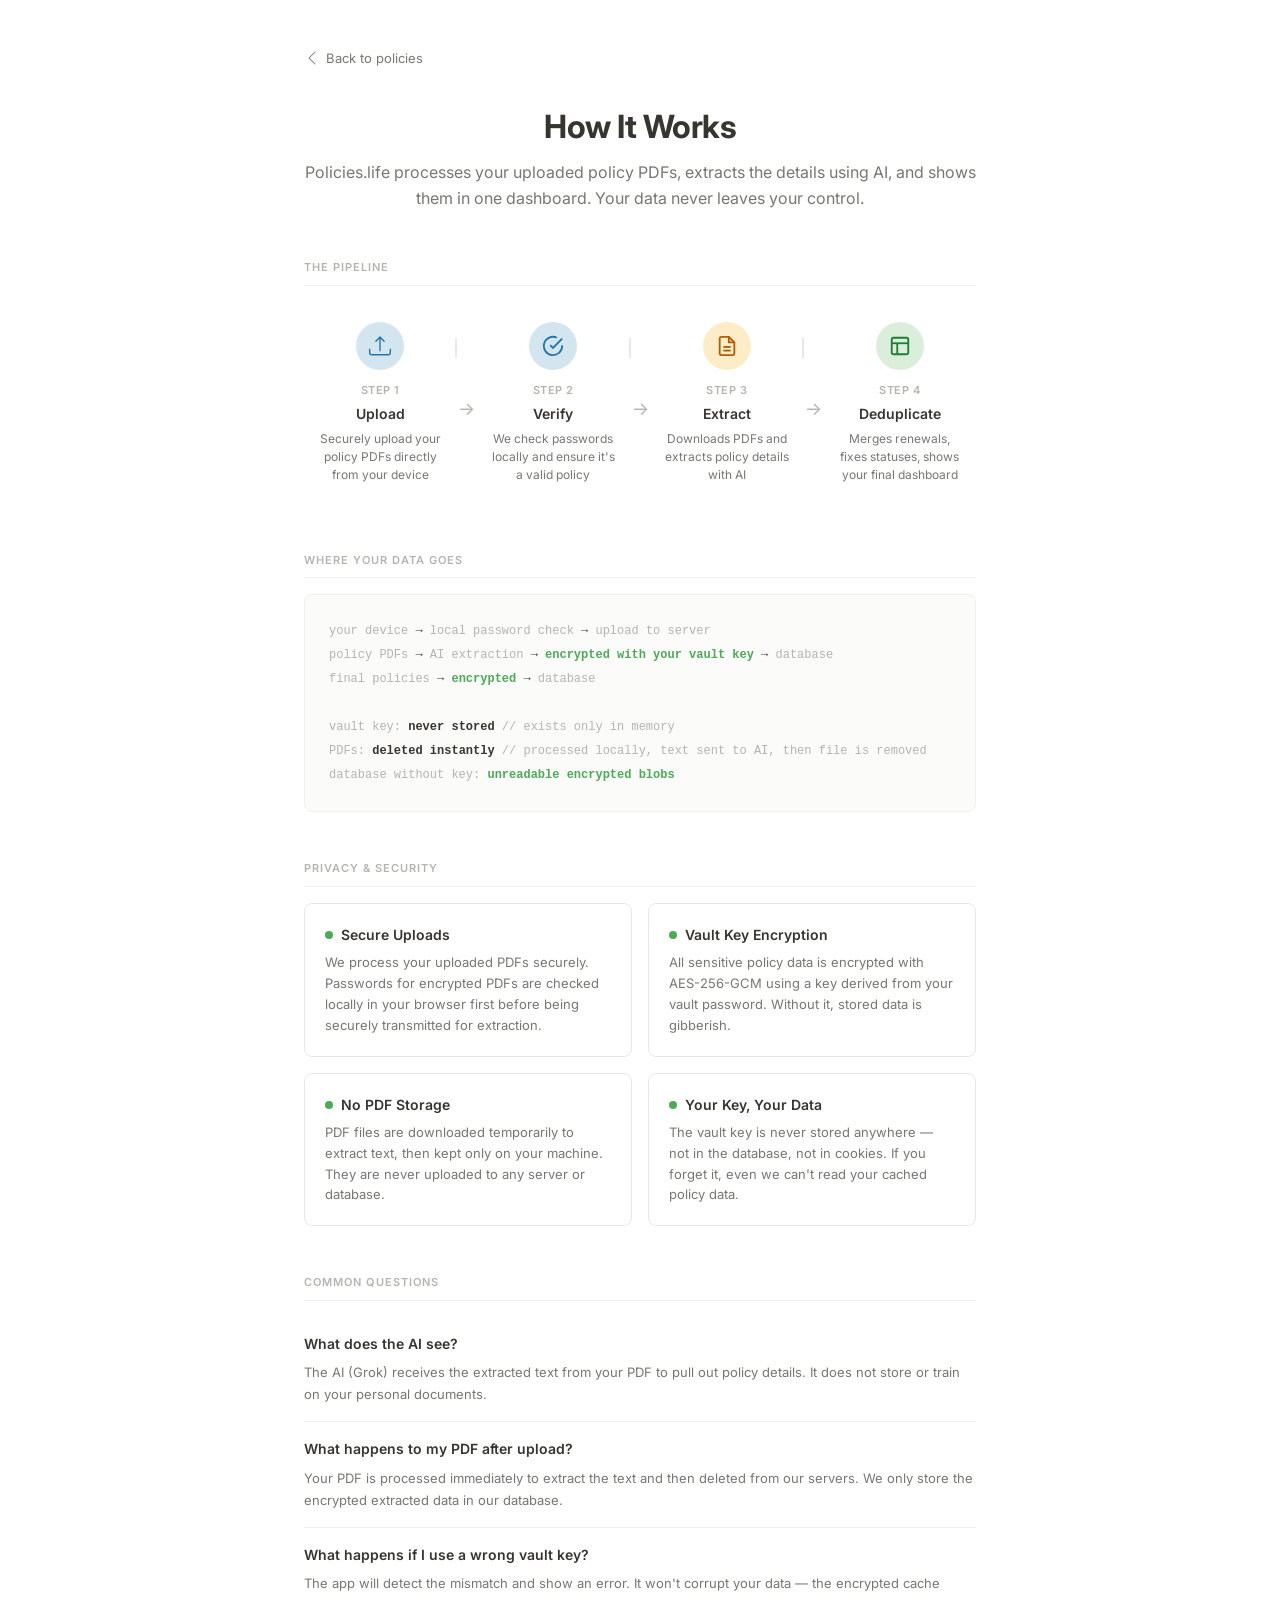
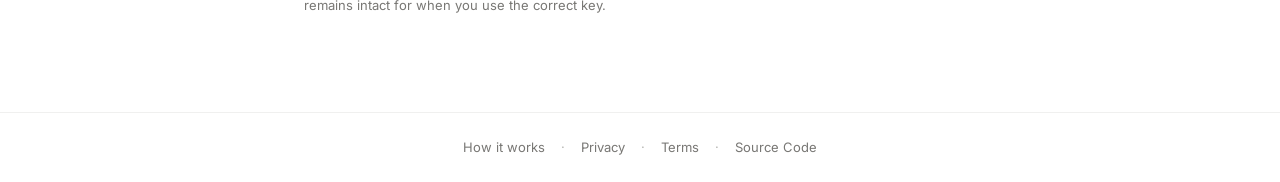
<file: static/how-it-works.html>
<!DOCTYPE html>
<html lang="en">
<head>
    <meta charset="UTF-8">
    <meta name="viewport" content="width=device-width, initial-scale=1.0">
    <title>How It Works - Policies.life</title>
    <meta name="description" content="Learn how Policies.life scans your Gmail or accepts PDF uploads to automatically extract and organize all your insurance policies.">
    <meta property="og:title" content="How It Works - Policies.life">
    <meta property="og:description" content="Learn how Policies.life scans your Gmail or accepts PDF uploads to automatically extract and organize all your insurance policies.">
    <meta property="og:url" content="https://policies.life/how-it-works">
    <meta property="og:image" content="https://policies.life/static/og-image.png">
    <link rel="canonical" href="https://policies.life/how-it-works">
    <link rel="icon" href="data:image/svg+xml,<svg xmlns='http://www.w3.org/2000/svg' viewBox='0 0 100 100'><rect x='10' y='10' width='80' height='80' rx='12' fill='%232eaadc'/><text x='50' y='68' font-size='52' font-family='Arial' font-weight='bold' fill='white' text-anchor='middle'>P</text></svg>">
    <link rel="preconnect" href="https://fonts.googleapis.com">
    <link rel="preconnect" href="https://fonts.gstatic.com" crossorigin>
    <link href="https://fonts.googleapis.com/css2?family=Inter:wght@400;500;600;700&display=swap" rel="stylesheet">
    <link rel="stylesheet" href="/static/style.css">
    <style>
        .hiw-page {
            max-width: 720px;
            margin: 0 auto;
            padding: 48px 24px 80px;
        }
        .hiw-back {
            display: inline-flex;
            align-items: center;
            gap: 6px;
            color: var(--text-secondary);
            font-size: 13px;
            text-decoration: none;
            margin-bottom: 32px;
            transition: color 0.15s;
        }
        .hiw-back:hover { color: var(--text); }
        .hiw-back svg { width: 16px; height: 16px; }

        .hiw-title {
            font-size: 32px;
            font-weight: 700;
            letter-spacing: -0.5px;
            margin-bottom: 8px;
            text-align: center;
        }
        .hiw-subtitle {
            font-size: 16px;
            color: var(--text-secondary);
            margin-bottom: 48px;
            line-height: 1.6;
            text-align: center;
        }

        /* ── Pipeline Visualization ── */
        .pipeline {
            display: flex;
            align-items: stretch;
            gap: 0;
            margin-bottom: 48px;
            position: relative;
        }
        .pipeline-step {
            flex: 1;
            text-align: center;
            padding: 20px 12px;
            position: relative;
        }
        .pipeline-step::after {
            content: '';
            position: absolute;
            top: 36px;
            right: -1px;
            width: 2px;
            height: 20px;
            background: var(--border);
        }
        .pipeline-step:last-child::after { display: none; }

        .step-icon {
            width: 48px;
            height: 48px;
            border-radius: 50%;
            display: flex;
            align-items: center;
            justify-content: center;
            margin: 0 auto 12px;
            font-size: 20px;
        }
        .step-icon.gmail { background: #fde2e2; color: #e03e3e; }
        .step-icon.triage { background: var(--blue-bg); color: #2576a5; }
        .step-icon.extract { background: var(--orange-bg); color: #b35c08; }
        .step-icon.finalize { background: var(--green-bg); color: #1e7e34; }

        .step-num {
            font-size: 11px;
            font-weight: 600;
            color: var(--text-muted);
            text-transform: uppercase;
            letter-spacing: 0.5px;
            margin-bottom: 4px;
        }
        .step-label {
            font-size: 14px;
            font-weight: 600;
            margin-bottom: 4px;
        }
        .step-desc {
            font-size: 12px;
            color: var(--text-secondary);
            line-height: 1.5;
        }

        /* ── Connector arrows ── */
        .pipeline-arrow {
            display: flex;
            align-items: center;
            color: var(--text-muted);
            font-size: 18px;
            padding: 0 2px;
            margin-top: 14px;
        }

        /* ── Trust Section ── */
        .trust-grid {
            display: grid;
            grid-template-columns: 1fr 1fr;
            gap: 16px;
            margin-bottom: 48px;
        }
        .trust-card {
            padding: 20px;
            border: 1px solid var(--border);
            border-radius: 8px;
            background: var(--bg);
        }
        .trust-card h3 {
            font-size: 14px;
            font-weight: 600;
            margin-bottom: 6px;
            display: flex;
            align-items: center;
            gap: 8px;
        }
        .trust-card h3 .trust-dot {
            width: 8px;
            height: 8px;
            border-radius: 50%;
            background: var(--green);
            flex-shrink: 0;
        }
        .trust-card p {
            font-size: 13px;
            color: var(--text-secondary);
            line-height: 1.6;
        }

        /* ── Section Headers ── */
        .section-header {
            font-size: 11px;
            font-weight: 600;
            text-transform: uppercase;
            letter-spacing: 1px;
            color: var(--text-muted);
            margin-bottom: 16px;
            padding-bottom: 8px;
            border-bottom: 1px solid var(--border-light);
        }

        /* ── Data Flow Diagram ── */
        .flow-diagram {
            background: var(--bg-secondary);
            border: 1px solid var(--border-light);
            border-radius: 8px;
            padding: 24px;
            margin-bottom: 48px;
            font-family: 'SF Mono', 'Fira Code', monospace;
            font-size: 12px;
            line-height: 2;
            color: var(--text-secondary);
            overflow-x: auto;
        }
        .flow-diagram .highlight { color: var(--text); font-weight: 600; }
        .flow-diagram .encrypted { color: var(--green); font-weight: 600; }
        .flow-diagram .dim { color: var(--text-muted); }

        /* ── FAQ ── */
        .faq-item {
            padding: 16px 0;
            border-bottom: 1px solid var(--border-light);
        }
        .faq-item:last-child { border-bottom: none; }
        .faq-q {
            font-size: 14px;
            font-weight: 600;
            margin-bottom: 6px;
        }
        .faq-a {
            font-size: 13px;
            color: var(--text-secondary);
            line-height: 1.7;
        }

        /* ── Search Terms ── */
        .search-terms {
            background: var(--bg-secondary);
            border: 1px solid var(--border-light);
            border-radius: 8px;
            padding: 20px 24px;
            margin-bottom: 48px;
        }
        .search-terms p {
            font-size: 13px;
            color: var(--text-secondary);
            margin-bottom: 14px;
            line-height: 1.6;
        }
        .term-chips {
            display: flex;
            flex-wrap: wrap;
            gap: 8px;
        }
        .term-chip {
            display: inline-block;
            padding: 4px 12px;
            border-radius: 14px;
            font-size: 12px;
            font-weight: 500;
            font-family: 'SF Mono', 'Fira Code', monospace;
            background: var(--bg);
            border: 1px solid var(--border);
            color: var(--text-secondary);
        }
        .term-chip.visible { color: var(--text); }
        .term-chip.extra {
            display: none;
        }
        .terms-toggle {
            display: inline-flex;
            align-items: center;
            gap: 4px;
            padding: 4px 12px;
            border-radius: 14px;
            font-size: 12px;
            font-weight: 500;
            background: var(--border-light);
            border: 1px solid var(--border);
            color: var(--text-muted);
            cursor: pointer;
            transition: all 0.15s;
        }
        .terms-toggle:hover {
            background: var(--bg-hover);
            color: var(--text-secondary);
        }
        .terms-toggle.expanded { display: none; }

        @media (max-width: 640px) {
            .pipeline { flex-direction: column; gap: 0; }
            .pipeline-step::after { display: none; }
            .pipeline-arrow { justify-content: center; transform: rotate(90deg); padding: 4px 0; }
            .trust-grid { grid-template-columns: 1fr; }
        }
        @media (max-width: 428px) {
            .hiw-page { padding: 24px 16px 60px; }
            .hiw-title { font-size: 26px; }
            .hiw-subtitle { font-size: 14px; margin-bottom: 32px; }
            .flow-diagram { font-size: 11px; padding: 16px; line-height: 1.8; }
            .search-terms { padding: 16px; }
            .faq-q { font-size: 13px; }
            .faq-a { font-size: 12px; }
        }
    </style>
</head>
<body>
    <div class="hiw-page">
        <a href="/" class="hiw-back">
            <svg viewBox="0 0 16 16" fill="currentColor"><path fill-rule="evenodd" d="M11.354 1.646a.5.5 0 0 1 0 .708L5.707 8l5.647 5.646a.5.5 0 0 1-.708.708l-6-6a.5.5 0 0 1 0-.708l6-6a.5.5 0 0 1 .708 0z"/></svg>
            Back to policies
        </a>

        <h1 class="hiw-title">How It Works</h1>
        <p class="hiw-subtitle">
            Policies.life processes your uploaded policy PDFs, extracts the details using AI, and shows them in one dashboard. Your data never leaves your control.
        </p>

        <!-- Pipeline Visualization -->
        <div class="section-header">The Pipeline</div>
        <div class="pipeline">
            <div class="pipeline-step">
                <div class="step-icon triage">
                    <svg viewBox="0 0 16 16" fill="currentColor" width="22" height="22"><path d="M.5 9.9a.5.5 0 0 1 .5.5v2.5a1 1 0 0 0 1 1h12a1 1 0 0 0 1-1v-2.5a.5.5 0 0 1 1 0v2.5a2 2 0 0 1-2 2H2a2 2 0 0 1-2-2v-2.5a.5.5 0 0 1 .5-.5z"/><path d="M7.646 1.146a.5.5 0 0 1 .708 0l3 3a.5.5 0 0 1-.708.708L8.5 2.707V11.5a.5.5 0 0 1-1 0V2.707L5.354 4.854a.5.5 0 1 1-.708-.708l3-3z"/></svg>
                </div>
                <div class="step-num">Step 1</div>
                <div class="step-label">Upload</div>
                <div class="step-desc">Securely upload your policy PDFs directly from your device</div>
            </div>
            <div class="pipeline-arrow">&rarr;</div>
            <div class="pipeline-step">
                <div class="step-icon triage">
                    <svg width="22" height="22" viewBox="0 0 24 24" fill="none" stroke="currentColor" stroke-width="2"><path d="M22 11.08V12a10 10 0 1 1-5.93-9.14"/><polyline points="22 4 12 14.01 9 11.01"/></svg>
                </div>
                <div class="step-num">Step 2</div>
                <div class="step-label">Verify</div>
                <div class="step-desc">We check passwords locally and ensure it's a valid policy</div>
            </div>
            <div class="pipeline-arrow">&rarr;</div>
            <div class="pipeline-step">
                <div class="step-icon extract">
                    <svg width="22" height="22" viewBox="0 0 24 24" fill="none" stroke="currentColor" stroke-width="2"><path d="M14 2H6a2 2 0 0 0-2 2v16a2 2 0 0 0 2 2h12a2 2 0 0 0 2-2V8z"/><polyline points="14 2 14 8 20 8"/><line x1="16" y1="13" x2="8" y2="13"/><line x1="16" y1="17" x2="8" y2="17"/></svg>
                </div>
                <div class="step-num">Step 3</div>
                <div class="step-label">Extract</div>
                <div class="step-desc">Downloads PDFs and extracts policy details with AI</div>
            </div>
            <div class="pipeline-arrow">&rarr;</div>
            <div class="pipeline-step">
                <div class="step-icon finalize">
                    <svg width="22" height="22" viewBox="0 0 24 24" fill="none" stroke="currentColor" stroke-width="2"><rect x="3" y="3" width="18" height="18" rx="2"/><path d="M3 9h18"/><path d="M9 21V9"/></svg>
                </div>
                <div class="step-num">Step 4</div>
                <div class="step-label">Deduplicate</div>
                <div class="step-desc">Merges renewals, fixes statuses, shows your final dashboard</div>
            </div>
        </div>



        <!-- Data Flow -->
        <div class="section-header">Where Your Data Goes</div>
        <div class="flow-diagram">
            <span class="dim">your device</span> <span class="highlight">&rarr;</span> <span class="dim">local password check</span> <span class="highlight">&rarr;</span> <span class="dim">upload to server</span><br>
            <span class="dim">policy PDFs</span> <span class="highlight">&rarr;</span> <span class="dim">AI extraction</span> <span class="highlight">&rarr;</span> <span class="encrypted">encrypted with your vault key</span> <span class="highlight">&rarr;</span> <span class="dim">database</span><br>
            <span class="dim">final policies</span> <span class="highlight">&rarr;</span> <span class="encrypted">encrypted</span> <span class="highlight">&rarr;</span> <span class="dim">database</span><br>
            <br>
            <span class="dim">vault key:</span> <span class="highlight">never stored</span> <span class="dim">// exists only in memory</span><br>
            <span class="dim">PDFs:</span> <span class="highlight">deleted instantly</span> <span class="dim">// processed locally, text sent to AI, then file is removed</span><br>
            <span class="dim">database without key:</span> <span class="encrypted">unreadable encrypted blobs</span>
        </div>

        <!-- Trust Cards -->
        <div class="section-header">Privacy & Security</div>
        <div class="trust-grid">
            <div class="trust-card">
                <h3><span class="trust-dot"></span>Secure Uploads</h3>
                <p>We process your uploaded PDFs securely. Passwords for encrypted PDFs are checked locally in your browser first before being securely transmitted for extraction.</p>
            </div>
            <div class="trust-card">
                <h3><span class="trust-dot"></span>Vault Key Encryption</h3>
                <p>All sensitive policy data is encrypted with AES-256-GCM using a key derived from your vault password. Without it, stored data is gibberish.</p>
            </div>
            <div class="trust-card">
                <h3><span class="trust-dot"></span>No PDF Storage</h3>
                <p>PDF files are downloaded temporarily to extract text, then kept only on your machine. They are never uploaded to any server or database.</p>
            </div>
            <div class="trust-card">
                <h3><span class="trust-dot"></span>Your Key, Your Data</h3>
                <p>The vault key is never stored anywhere — not in the database, not in cookies. If you forget it, even we can't read your cached policy data.</p>
            </div>
        </div>

        <!-- FAQ -->
        <div class="section-header">Common Questions</div>
        <div>
            <div class="faq-item">
                <div class="faq-q">What does the AI see?</div>
                <div class="faq-a">The AI (Grok) receives the extracted text from your PDF to pull out policy details. It does not store or train on your personal documents.</div>
            </div>
            <div class="faq-item">
                <div class="faq-q">What happens to my PDF after upload?</div>
                <div class="faq-a">Your PDF is processed immediately to extract the text and then deleted from our servers. We only store the encrypted extracted data in our database.</div>
            </div>
            <div class="faq-item">
                <div class="faq-q">What happens if I use a wrong vault key?</div>
                <div class="faq-a">The app will detect the mismatch and show an error. It won't corrupt your data — the encrypted cache remains intact for when you use the correct key.</div>
            </div>
        </div>
    </div>

    <footer style="text-align:center; padding:24px; color:var(--text-muted); font-size:13px; border-top:1px solid var(--border-light); margin-top:0;">
        <a href="/how-it-works" style="color:var(--text-secondary); text-decoration:none; margin:0 8px; transition:color 0.15s;">How it works</a>
        <span style="color:var(--text-muted); margin:0 4px;">&middot;</span>
        <a href="/privacy" style="color:var(--text-secondary); text-decoration:none; margin:0 8px; transition:color 0.15s;">Privacy</a>
        <span style="color:var(--text-muted); margin:0 4px;">&middot;</span>
        <a href="/terms" style="color:var(--text-secondary); text-decoration:none; margin:0 8px; transition:color 0.15s;">Terms</a>
        <span style="color:var(--text-muted); margin:0 4px;">&middot;</span>
        <a href="https://github.com/PandaWhoCodes/insurance-tracker" target="_blank" style="color:var(--text-secondary); text-decoration:none; margin:0 8px; transition:color 0.15s;">Source Code</a>
    </footer>
</body>
</html>
</file>
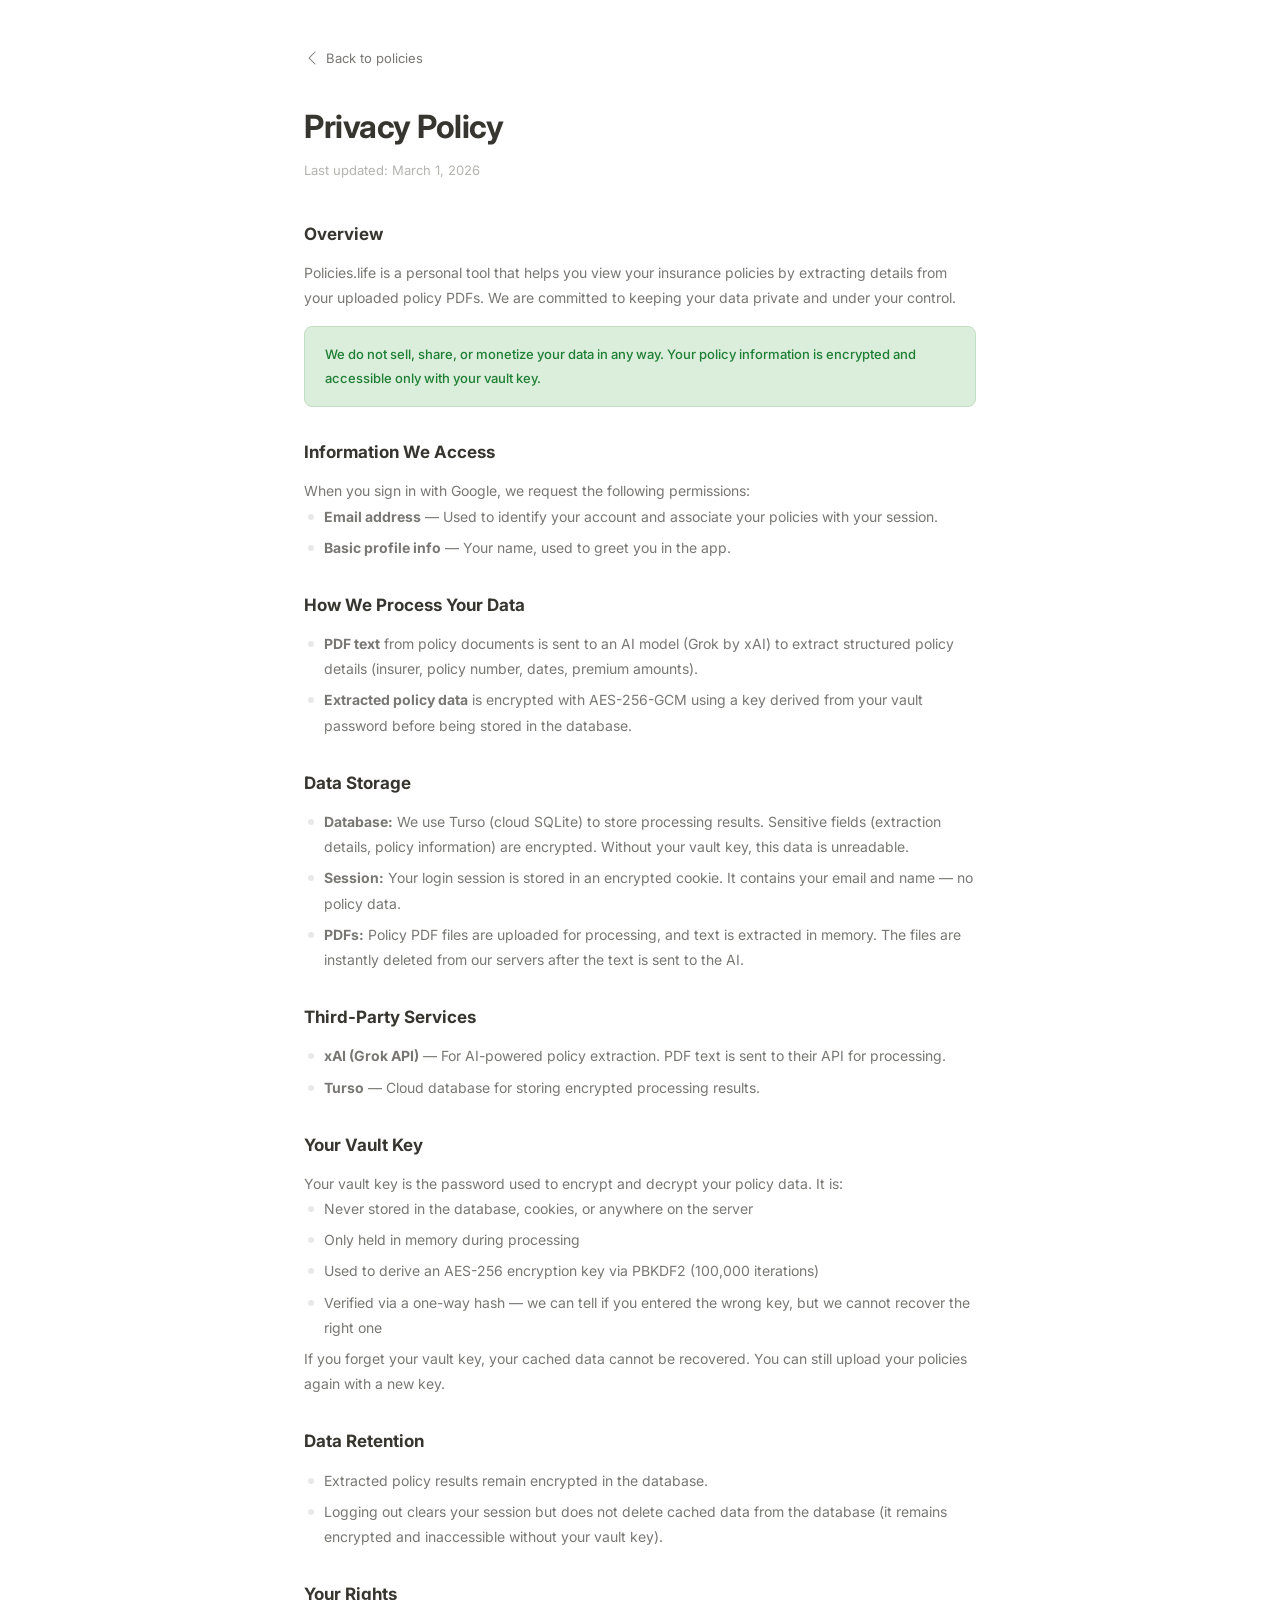
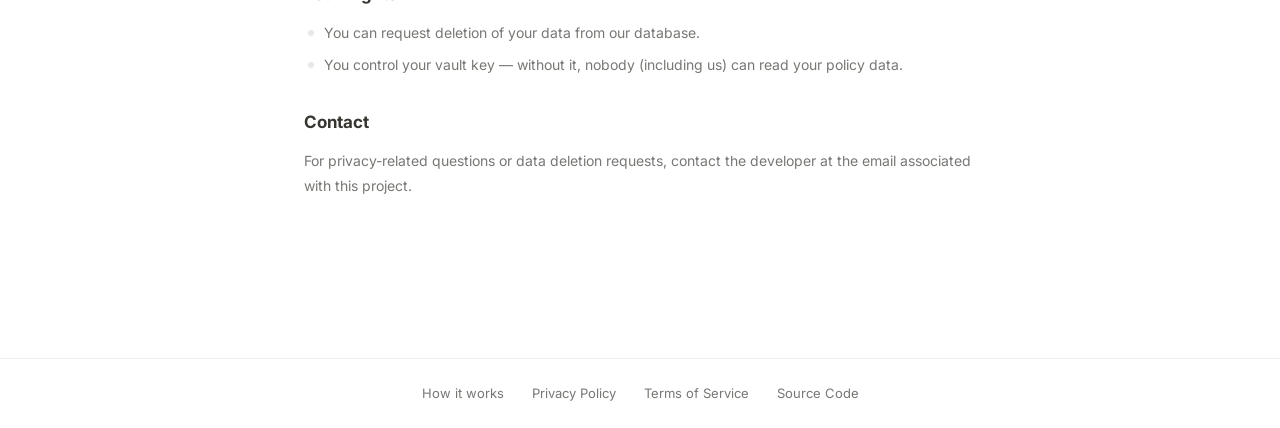
<file: static/privacy.html>
<!DOCTYPE html>
<html lang="en">
<head>
    <meta charset="UTF-8">
    <meta name="viewport" content="width=device-width, initial-scale=1.0">
    <title>Privacy Policy - Policies.life</title>
    <meta name="description" content="Privacy policy for Policies.life. Your data is encrypted with your personal vault key. We never store or transmit it.">
    <meta property="og:title" content="Privacy Policy - Policies.life">
    <meta property="og:description" content="Privacy policy for Policies.life. Your data is encrypted with your personal vault key.">
    <meta property="og:url" content="https://policies.life/privacy">
    <link rel="canonical" href="https://policies.life/privacy">
    <link rel="icon" href="data:image/svg+xml,<svg xmlns='http://www.w3.org/2000/svg' viewBox='0 0 100 100'><rect x='10' y='10' width='80' height='80' rx='12' fill='%232eaadc'/><text x='50' y='68' font-size='52' font-family='Arial' font-weight='bold' fill='white' text-anchor='middle'>P</text></svg>">
    <link rel="preconnect" href="https://fonts.googleapis.com">
    <link rel="preconnect" href="https://fonts.gstatic.com" crossorigin>
    <link href="https://fonts.googleapis.com/css2?family=Inter:wght@400;500;600;700&display=swap" rel="stylesheet">
    <link rel="stylesheet" href="/static/style.css">
    <style>
        .legal-page {
            max-width: 720px;
            margin: 0 auto;
            padding: 48px 24px 80px;
        }
        .legal-back {
            display: inline-flex;
            align-items: center;
            gap: 6px;
            color: var(--text-secondary);
            font-size: 13px;
            text-decoration: none;
            margin-bottom: 32px;
            transition: color 0.15s;
        }
        .legal-back:hover { color: var(--text); }
        .legal-back svg { width: 16px; height: 16px; }
        .legal-title {
            font-size: 32px;
            font-weight: 700;
            letter-spacing: -0.5px;
            margin-bottom: 8px;
        }
        .legal-updated {
            font-size: 13px;
            color: var(--text-muted);
            margin-bottom: 40px;
        }
        .legal-section {
            margin-bottom: 32px;
        }
        .legal-section h2 {
            font-size: 17px;
            font-weight: 700;
            margin-bottom: 12px;
            color: var(--text);
        }
        .legal-section p, .legal-section li {
            font-size: 14px;
            color: var(--text-secondary);
            line-height: 1.8;
        }
        .legal-section ul {
            list-style: none;
            padding: 0;
        }
        .legal-section ul li {
            padding-left: 20px;
            position: relative;
            margin-bottom: 6px;
        }
        .legal-section ul li::before {
            content: '';
            position: absolute;
            left: 4px;
            top: 10px;
            width: 6px;
            height: 6px;
            border-radius: 50%;
            background: var(--border);
        }
        .highlight-box {
            background: var(--green-bg);
            border: 1px solid #c3dfc3;
            border-radius: 8px;
            padding: 16px 20px;
            margin: 16px 0;
        }
        .highlight-box p {
            color: #1e7e34;
            font-weight: 500;
            font-size: 13px;
        }
        .legal-footer {
            text-align: center;
            padding: 24px;
            color: var(--text-muted);
            font-size: 13px;
            border-top: 1px solid var(--border-light);
            margin-top: 48px;
        }
        .legal-footer a {
            color: var(--text-secondary);
            text-decoration: none;
            margin: 0 12px;
            transition: color 0.15s;
        }
        .legal-footer a:hover { color: var(--text); }
        @media (max-width: 428px) {
            .legal-page { padding: 24px 16px 60px; }
            .legal-title { font-size: 26px; }
            .legal-section h2 { font-size: 15px; }
            .legal-section p, .legal-section li { font-size: 13px; }
        }
    </style>
</head>
<body>
    <div class="legal-page">
        <a href="/" class="legal-back">
            <svg viewBox="0 0 16 16" fill="currentColor"><path fill-rule="evenodd" d="M11.354 1.646a.5.5 0 0 1 0 .708L5.707 8l5.647 5.646a.5.5 0 0 1-.708.708l-6-6a.5.5 0 0 1 0-.708l6-6a.5.5 0 0 1 .708 0z"/></svg>
            Back to policies
        </a>

        <h1 class="legal-title">Privacy Policy</h1>
        <p class="legal-updated">Last updated: March 1, 2026</p>

        <div class="legal-section">
            <h2>Overview</h2>
            <p>Policies.life is a personal tool that helps you view your insurance policies by extracting details from your uploaded policy PDFs. We are committed to keeping your data private and under your control.</p>
            <div class="highlight-box">
                <p>We do not sell, share, or monetize your data in any way. Your policy information is encrypted and accessible only with your vault key.</p>
            </div>
        </div>

        <div class="legal-section">
            <h2>Information We Access</h2>
            <p>When you sign in with Google, we request the following permissions:</p>
            <ul>
                <li><strong>Email address</strong> — Used to identify your account and associate your policies with your session.</li>
                <li><strong>Basic profile info</strong> — Your name, used to greet you in the app.</li>
            </ul>
        </div>

        <div class="legal-section">
            <h2>How We Process Your Data</h2>
            <ul>
                <li><strong>PDF text</strong> from policy documents is sent to an AI model (Grok by xAI) to extract structured policy details (insurer, policy number, dates, premium amounts).</li>
                <li><strong>Extracted policy data</strong> is encrypted with AES-256-GCM using a key derived from your vault password before being stored in the database.</li>
            </ul>
        </div>

        <div class="legal-section">
            <h2>Data Storage</h2>
            <ul>
                <li><strong>Database:</strong> We use Turso (cloud SQLite) to store processing results. Sensitive fields (extraction details, policy information) are encrypted. Without your vault key, this data is unreadable.</li>
                <li><strong>Session:</strong> Your login session is stored in an encrypted cookie. It contains your email and name — no policy data.</li>
                <li><strong>PDFs:</strong> Policy PDF files are uploaded for processing, and text is extracted in memory. The files are instantly deleted from our servers after the text is sent to the AI.</li>
            </ul>
        </div>

        <div class="legal-section">
            <h2>Third-Party Services</h2>
            <ul>
                <li><strong>xAI (Grok API)</strong> — For AI-powered policy extraction. PDF text is sent to their API for processing.</li>
                <li><strong>Turso</strong> — Cloud database for storing encrypted processing results.</li>
            </ul>
        </div>

        <div class="legal-section">
            <h2>Your Vault Key</h2>
            <p>Your vault key is the password used to encrypt and decrypt your policy data. It is:</p>
            <ul>
                <li>Never stored in the database, cookies, or anywhere on the server</li>
                <li>Only held in memory during processing</li>
                <li>Used to derive an AES-256 encryption key via PBKDF2 (100,000 iterations)</li>
                <li>Verified via a one-way hash — we can tell if you entered the wrong key, but we cannot recover the right one</li>
            </ul>
            <p>If you forget your vault key, your cached data cannot be recovered. You can still upload your policies again with a new key.</p>
        </div>

        <div class="legal-section">
            <h2>Data Retention</h2>
            <ul>
                <li>Extracted policy results remain encrypted in the database.</li>
                <li>Logging out clears your session but does not delete cached data from the database (it remains encrypted and inaccessible without your vault key).</li>
            </ul>
        </div>

        <div class="legal-section">
            <h2>Your Rights</h2>
            <ul>
                <li>You can request deletion of your data from our database.</li>
                <li>You control your vault key — without it, nobody (including us) can read your policy data.</li>
            </ul>
        </div>

        <div class="legal-section">
            <h2>Contact</h2>
            <p>For privacy-related questions or data deletion requests, contact the developer at the email associated with this project.</p>
        </div>
    </div>

    <footer class="legal-footer">
        <a href="/how-it-works">How it works</a>
        <a href="/privacy">Privacy Policy</a>
        <a href="/terms">Terms of Service</a>
        <a href="https://github.com/PandaWhoCodes/insurance-tracker" target="_blank">Source Code</a>
    </footer>
</body>
</html>
</file>
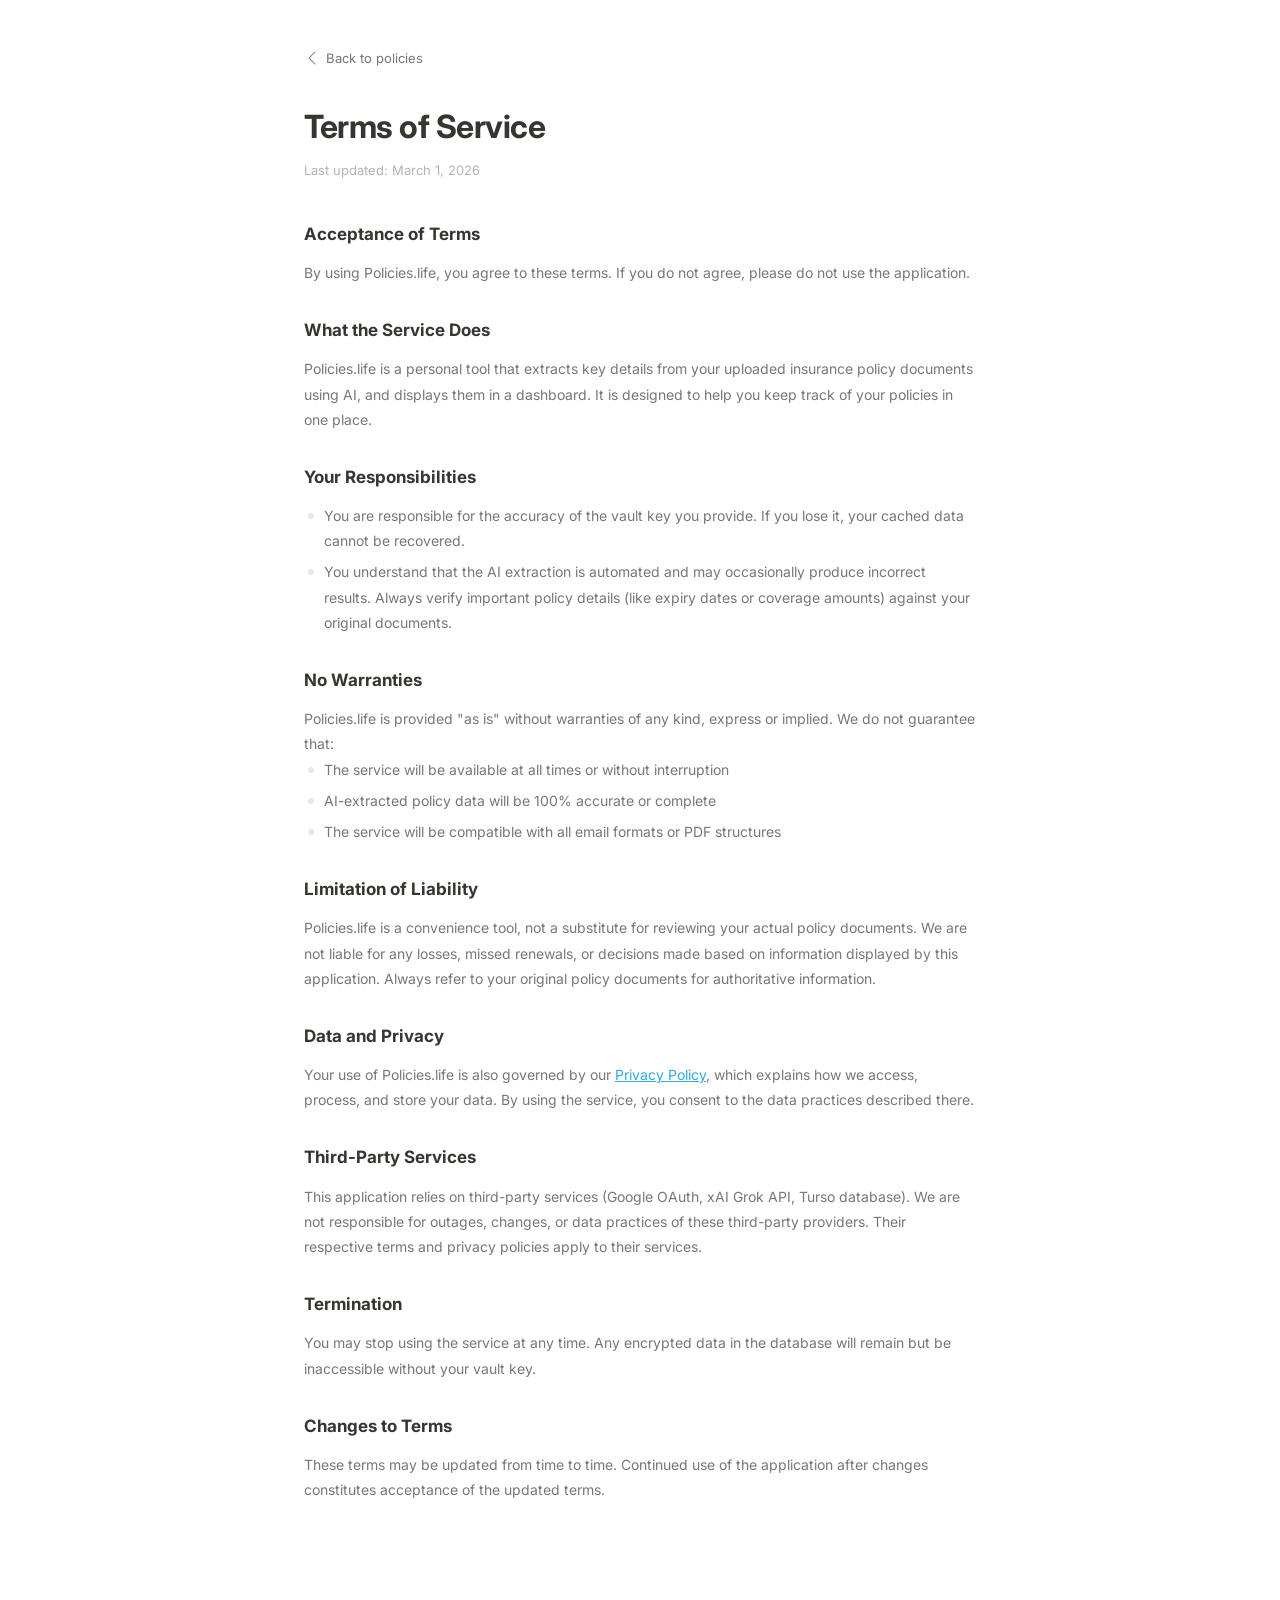
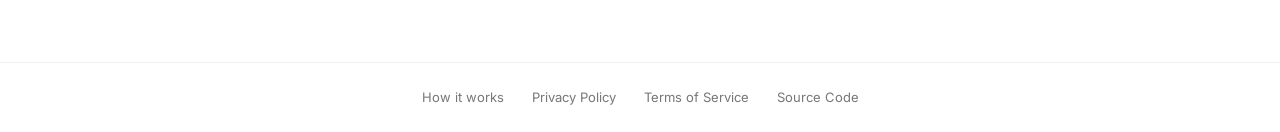
<file: static/terms.html>
<!DOCTYPE html>
<html lang="en">
<head>
    <meta charset="UTF-8">
    <meta name="viewport" content="width=device-width, initial-scale=1.0">
    <title>Terms of Service - Policies.life</title>
    <meta name="description" content="Terms of service for Policies.life.">
    <meta property="og:title" content="Terms of Service - Policies.life">
    <meta property="og:description" content="Terms of service for Policies.life.">
    <meta property="og:url" content="https://policies.life/terms">
    <link rel="canonical" href="https://policies.life/terms">
    <link rel="icon" href="data:image/svg+xml,<svg xmlns='http://www.w3.org/2000/svg' viewBox='0 0 100 100'><rect x='10' y='10' width='80' height='80' rx='12' fill='%232eaadc'/><text x='50' y='68' font-size='52' font-family='Arial' font-weight='bold' fill='white' text-anchor='middle'>P</text></svg>">
    <link rel="preconnect" href="https://fonts.googleapis.com">
    <link rel="preconnect" href="https://fonts.gstatic.com" crossorigin>
    <link href="https://fonts.googleapis.com/css2?family=Inter:wght@400;500;600;700&display=swap" rel="stylesheet">
    <link rel="stylesheet" href="/static/style.css">
    <style>
        .legal-page {
            max-width: 720px;
            margin: 0 auto;
            padding: 48px 24px 80px;
        }
        .legal-back {
            display: inline-flex;
            align-items: center;
            gap: 6px;
            color: var(--text-secondary);
            font-size: 13px;
            text-decoration: none;
            margin-bottom: 32px;
            transition: color 0.15s;
        }
        .legal-back:hover { color: var(--text); }
        .legal-back svg { width: 16px; height: 16px; }
        .legal-title {
            font-size: 32px;
            font-weight: 700;
            letter-spacing: -0.5px;
            margin-bottom: 8px;
        }
        .legal-updated {
            font-size: 13px;
            color: var(--text-muted);
            margin-bottom: 40px;
        }
        .legal-section {
            margin-bottom: 32px;
        }
        .legal-section h2 {
            font-size: 17px;
            font-weight: 700;
            margin-bottom: 12px;
            color: var(--text);
        }
        .legal-section p, .legal-section li {
            font-size: 14px;
            color: var(--text-secondary);
            line-height: 1.8;
        }
        .legal-section ul {
            list-style: none;
            padding: 0;
        }
        .legal-section ul li {
            padding-left: 20px;
            position: relative;
            margin-bottom: 6px;
        }
        .legal-section ul li::before {
            content: '';
            position: absolute;
            left: 4px;
            top: 10px;
            width: 6px;
            height: 6px;
            border-radius: 50%;
            background: var(--border);
        }
        .legal-footer {
            text-align: center;
            padding: 24px;
            color: var(--text-muted);
            font-size: 13px;
            border-top: 1px solid var(--border-light);
            margin-top: 48px;
        }
        .legal-footer a {
            color: var(--text-secondary);
            text-decoration: none;
            margin: 0 12px;
            transition: color 0.15s;
        }
        .legal-footer a:hover { color: var(--text); }
        @media (max-width: 428px) {
            .legal-page { padding: 24px 16px 60px; }
            .legal-title { font-size: 26px; }
            .legal-section h2 { font-size: 15px; }
            .legal-section p, .legal-section li { font-size: 13px; }
        }
    </style>
</head>
<body>
    <div class="legal-page">
        <a href="/" class="legal-back">
            <svg viewBox="0 0 16 16" fill="currentColor"><path fill-rule="evenodd" d="M11.354 1.646a.5.5 0 0 1 0 .708L5.707 8l5.647 5.646a.5.5 0 0 1-.708.708l-6-6a.5.5 0 0 1 0-.708l6-6a.5.5 0 0 1 .708 0z"/></svg>
            Back to policies
        </a>

        <h1 class="legal-title">Terms of Service</h1>
        <p class="legal-updated">Last updated: March 1, 2026</p>

        <div class="legal-section">
            <h2>Acceptance of Terms</h2>
            <p>By using Policies.life, you agree to these terms. If you do not agree, please do not use the application.</p>
        </div>

        <div class="legal-section">
            <h2>What the Service Does</h2>
            <p>Policies.life is a personal tool that extracts key details from your uploaded insurance policy documents using AI, and displays them in a dashboard. It is designed to help you keep track of your policies in one place.</p>
        </div>

        <div class="legal-section">
            <h2>Your Responsibilities</h2>
            <ul>
                <li>You are responsible for the accuracy of the vault key you provide. If you lose it, your cached data cannot be recovered.</li>
                <li>You understand that the AI extraction is automated and may occasionally produce incorrect results. Always verify important policy details (like expiry dates or coverage amounts) against your original documents.</li>
            </ul>
        </div>

        <div class="legal-section">
            <h2>No Warranties</h2>
            <p>Policies.life is provided "as is" without warranties of any kind, express or implied. We do not guarantee that:</p>
            <ul>
                <li>The service will be available at all times or without interruption</li>
                <li>AI-extracted policy data will be 100% accurate or complete</li>
                <li>The service will be compatible with all email formats or PDF structures</li>
            </ul>
        </div>

        <div class="legal-section">
            <h2>Limitation of Liability</h2>
            <p>Policies.life is a convenience tool, not a substitute for reviewing your actual policy documents. We are not liable for any losses, missed renewals, or decisions made based on information displayed by this application. Always refer to your original policy documents for authoritative information.</p>
        </div>

        <div class="legal-section">
            <h2>Data and Privacy</h2>
            <p>Your use of Policies.life is also governed by our <a href="/privacy" style="color: var(--accent);">Privacy Policy</a>, which explains how we access, process, and store your data. By using the service, you consent to the data practices described there.</p>
        </div>


        <div class="legal-section">
            <h2>Third-Party Services</h2>
            <p>This application relies on third-party services (Google OAuth, xAI Grok API, Turso database). We are not responsible for outages, changes, or data practices of these third-party providers. Their respective terms and privacy policies apply to their services.</p>
        </div>

        <div class="legal-section">
            <h2>Termination</h2>
            <p>You may stop using the service at any time. Any encrypted data in the database will remain but be inaccessible without your vault key.</p>
        </div>

        <div class="legal-section">
            <h2>Changes to Terms</h2>
            <p>These terms may be updated from time to time. Continued use of the application after changes constitutes acceptance of the updated terms.</p>
        </div>
    </div>

    <footer class="legal-footer">
        <a href="/how-it-works">How it works</a>
        <a href="/privacy">Privacy Policy</a>
        <a href="/terms">Terms of Service</a>
        <a href="https://github.com/PandaWhoCodes/insurance-tracker" target="_blank">Source Code</a>
    </footer>
</body>
</html>
</file>
<file: static/style.css>
:root {
    --bg: #ffffff;
    --bg-hover: #f7f6f3;
    --bg-secondary: #fbfbfa;
    --text: #37352f;
    --text-secondary: #787774;
    --text-muted: #b4b4b0;
    --border: #e8e8e8;
    --border-light: #f0f0ef;
    --accent: #2eaadc;
    --accent-hover: #2596be;
    --green: #4daa57;
    --green-bg: #dbeddb;
    --red: #e03e3e;
    --red-bg: #fde2e2;
    --orange: #d9730d;
    --orange-bg: #fdecc8;
    --blue: #2eaadc;
    --blue-bg: #d3e5ef;
    --radius: 6px;
    --font: 'Inter', -apple-system, BlinkMacSystemFont, 'Segoe UI', sans-serif;
}

* { margin: 0; padding: 0; box-sizing: border-box; }

html {
    -webkit-tap-highlight-color: transparent;
}

body {
    font-family: var(--font);
    color: var(--text);
    background: var(--bg);
    font-size: 14px;
    line-height: 1.6;
    -webkit-font-smoothing: antialiased;
}

.hidden { display: none !important; }

/* ── Login Screen ────────────────────────── */
.login-screen {
    display: block;
    min-height: 100vh;
    background: var(--bg);
}

/* ── Landing Page ───────────────────────── */
.landing {
    max-width: 680px;
    width: 100%;
    margin: 0 auto;
    padding: 80px 24px 60px;
}

.landing-hero {
    text-align: center;
    margin-bottom: 72px;
}

.landing-logo {
    display: inline-flex;
    align-items: center;
    justify-content: center;
    width: 72px;
    height: 72px;
    border-radius: 16px;
    background: var(--bg-secondary);
    border: 1px solid var(--border-light);
    margin-bottom: 24px;
}

.landing-title {
    font-size: 42px;
    font-weight: 700;
    letter-spacing: -1px;
    color: var(--text);
    margin: 0 0 16px;
}

.landing-subtitle {
    font-size: 18px;
    color: var(--text-secondary);
    line-height: 1.7;
    max-width: 480px;
    margin: 0 auto 32px;
}

.landing-cta {
    padding: 14px 32px;
    font-size: 15px;
    font-weight: 600;
    gap: 10px;
    border-radius: 8px;
}

.landing-hint {
    font-size: 13px;
    color: var(--text-muted);
    margin-top: 12px;
}

.landing-section {
    margin-bottom: 64px;
}

.landing-section-label {
    font-size: 11px;
    font-weight: 600;
    text-transform: uppercase;
    letter-spacing: 1px;
    color: var(--text-muted);
    border-bottom: 1px solid var(--border-light);
    padding-bottom: 10px;
    margin-bottom: 32px;
}

/* Steps */
.landing-steps {
    display: grid;
    grid-template-columns: repeat(2, 1fr);
    gap: 24px;
}

.landing-step {
    text-align: center;
}

.landing-step-icon {
    display: inline-flex;
    align-items: center;
    justify-content: center;
    width: 48px;
    height: 48px;
    border-radius: 12px;
    margin-bottom: 16px;
}

.landing-step h3 {
    font-size: 14px;
    font-weight: 600;
    color: var(--text);
    margin: 0 0 8px;
}

.landing-step p {
    font-size: 13px;
    color: var(--text-secondary);
    line-height: 1.6;
    margin: 0;
}

/* Trust items */
.landing-trust {
    display: flex;
    flex-direction: column;
    gap: 0;
}

.landing-trust-item {
    display: flex;
    gap: 16px;
    padding: 20px 0;
    border-bottom: 1px solid var(--border-light);
}

.landing-trust-item:last-child {
    border-bottom: none;
}

.landing-trust-icon {
    flex-shrink: 0;
    width: 40px;
    height: 40px;
    display: flex;
    align-items: center;
    justify-content: center;
    border-radius: 10px;
    background: var(--green-bg);
    color: var(--green);
}

.landing-trust-item h4 {
    font-size: 14px;
    font-weight: 600;
    color: var(--text);
    margin: 0 0 6px;
}

.landing-trust-item p {
    font-size: 13px;
    color: var(--text-secondary);
    line-height: 1.7;
    margin: 0;
}

/* Bottom CTA */
.landing-bottom-cta {
    text-align: center;
    padding: 48px 0;
    border-top: 1px solid var(--border-light);
    margin-bottom: 0;
}

.landing-bottom-cta h2 {
    font-size: 24px;
    font-weight: 700;
    letter-spacing: -0.3px;
    color: var(--text);
    margin: 0 0 12px;
}

.landing-bottom-cta p {
    font-size: 14px;
    color: var(--text-secondary);
    line-height: 1.7;
    margin: 0 0 28px;
}

.landing-bottom-cta a {
    color: var(--accent);
    text-decoration: none;
}

.landing-bottom-cta a:hover {
    text-decoration: underline;
}

/* ── Onboarding Slider (legacy, kept for reference) ── */
.onboarding-card {
    background: var(--bg);
    border: 1px solid var(--border);
    border-radius: 12px;
    max-width: 480px;
    width: 100%;
    overflow: hidden;
}

.onboarding-slides {
    position: relative;
    min-height: 340px;
}

.slide {
    display: none;
    flex-direction: column;
    align-items: center;
    text-align: center;
    padding: 48px 40px 32px;
    animation: slide-in 0.3s ease;
}

.slide.active {
    display: flex;
}

@keyframes slide-in {
    from { opacity: 0; transform: translateX(20px); }
    to { opacity: 1; transform: translateX(0); }
}

.slide-icon {
    margin-bottom: 24px;
    width: 72px;
    height: 72px;
    border-radius: 50%;
    background: var(--bg-secondary);
    display: flex;
    align-items: center;
    justify-content: center;
}

.slide h1 {
    font-size: 26px;
    font-weight: 700;
    color: var(--text);
    margin-bottom: 12px;
    letter-spacing: -0.5px;
}

.slide h2 {
    font-size: 20px;
    font-weight: 700;
    color: var(--text);
    margin-bottom: 12px;
    letter-spacing: -0.3px;
}

.slide-text {
    color: var(--text-secondary);
    font-size: 15px;
    line-height: 1.7;
    max-width: 360px;
}

.slide-link {
    display: inline-block;
    margin-top: 16px;
    font-size: 13px;
    color: var(--accent);
    text-decoration: none;
    font-weight: 500;
    transition: color 0.15s;
}

.slide-link:hover {
    color: var(--accent-hover);
}

.slide-points {
    text-align: left;
    margin: 4px 0;
    width: 100%;
    max-width: 340px;
}

.slide-point {
    display: flex;
    align-items: center;
    gap: 10px;
    font-size: 14px;
    color: var(--text-secondary);
    padding: 6px 0;
    line-height: 1.5;
}

.point-dot {
    width: 7px;
    height: 7px;
    border-radius: 50%;
    flex-shrink: 0;
}

.point-dot.green { background: var(--green); }

/* ── Slider Navigation ─────────────────── */
.onboarding-nav {
    display: flex;
    align-items: center;
    justify-content: space-between;
    padding: 16px 24px 20px;
    border-top: 1px solid var(--border-light);
}

.nav-btn {
    display: inline-flex;
    align-items: center;
    gap: 6px;
    padding: 8px 16px;
    border: 1px solid var(--border);
    border-radius: var(--radius);
    background: var(--bg);
    color: var(--text);
    font-family: var(--font);
    font-size: 13px;
    font-weight: 500;
    cursor: pointer;
    transition: all 0.15s ease;
}

.nav-btn:hover { background: var(--bg-hover); }

.nav-btn:disabled {
    opacity: 0;
    pointer-events: none;
}

.nav-btn svg {
    width: 14px;
    height: 14px;
}

.slide-dots {
    display: flex;
    gap: 8px;
}

.dot {
    width: 8px;
    height: 8px;
    border-radius: 50%;
    background: var(--border);
    cursor: pointer;
    transition: all 0.2s ease;
}

.dot.active {
    background: var(--text);
    transform: scale(1.2);
}

.dot:hover {
    background: var(--text-muted);
}

/* Legacy login-card (kept for reference) */
.login-card {
    text-align: center;
    padding: 60px 48px;
    background: var(--bg);
    border: 1px solid var(--border);
    border-radius: 8px;
    max-width: 400px;
    width: 100%;
}

.login-card h1 {
    font-size: 28px;
    font-weight: 700;
    color: var(--text);
    margin-bottom: 8px;
    letter-spacing: -0.5px;
}

.login-card .subtitle {
    color: var(--text-secondary);
    font-size: 15px;
    margin-bottom: 32px;
}

/* ── Buttons ─────────────────────────────── */
.btn {
    display: inline-flex;
    align-items: center;
    gap: 8px;
    padding: 8px 16px;
    border: none;
    border-radius: var(--radius);
    font-family: var(--font);
    font-size: 14px;
    font-weight: 500;
    cursor: pointer;
    transition: all 0.15s ease;
    text-decoration: none;
}

.btn-primary {
    background: var(--text);
    color: white;
    padding: 10px 24px;
}
.btn-primary:hover { background: #1a1a1a; }

.btn-secondary {
    background: var(--bg);
    color: var(--text);
    border: 1px solid var(--border);
}
.btn-secondary:hover { background: var(--bg-hover); }

.btn-ghost {
    background: transparent;
    color: var(--text-secondary);
}
.btn-ghost:hover { background: var(--bg-hover); color: var(--text); }

.btn:disabled {
    opacity: 0.5;
    cursor: not-allowed;
}

.btn svg {
    width: 18px;
    height: 18px;
}

/* ── Main Layout ─────────────────────────── */
.main-screen {
    max-width: 900px;
    margin: 0 auto;
    padding: 40px 24px 80px;
}

.header {
    display: flex;
    align-items: center;
    justify-content: space-between;
    margin-bottom: 32px;
    padding-bottom: 16px;
    border-bottom: 1px solid var(--border-light);
}

.header-left h1 {
    font-size: 32px;
    font-weight: 700;
    letter-spacing: -0.5px;
}

.header-right {
    display: flex;
    align-items: center;
    gap: 12px;
}

.header-actions {
    display: flex;
    align-items: center;
    gap: 12px;
}

.user-name {
    color: var(--text-secondary);
    font-size: 13px;
}

.cache-badge {
    display: inline-block;
    font-size: 12px;
    color: var(--text-muted);
    margin-top: 4px;
}

/* ── Progress ────────────────────────────── */
.progress-section {
    margin-bottom: 24px;
    padding: 20px;
    background: var(--bg-secondary);
    border-radius: var(--radius);
    border: 1px solid var(--border-light);
}

.progress-stages {
    display: flex;
    gap: 12px;
    margin-bottom: 14px;
}

.stage-dot {
    font-size: 12px;
    font-weight: 500;
    color: var(--text-muted);
    padding: 3px 10px;
    border-radius: 12px;
    background: var(--border-light);
    transition: all 0.2s ease;
}

.stage-dot.active {
    background: var(--blue-bg);
    color: #2576a5;
}

.stage-dot.complete {
    background: var(--green-bg);
    color: #1e7e34;
}

.progress-bar {
    width: 100%;
    height: 4px;
    background: var(--border);
    border-radius: 2px;
    overflow: hidden;
    margin-bottom: 12px;
}

.progress-fill {
    height: 100%;
    background: var(--accent);
    border-radius: 2px;
    width: 0%;
    transition: width 0.3s ease;
    animation: progress-pulse 2s ease-in-out infinite;
}

@keyframes progress-pulse {
    0%, 100% { opacity: 1; }
    50% { opacity: 0.6; }
}

.progress-text {
    font-size: 13px;
    color: var(--text-secondary);
}

/* ── Summary Bar ─────────────────────────── */
.summary-bar {
    display: flex;
    gap: 24px;
    margin-bottom: 24px;
    padding: 16px 20px;
    background: var(--bg-secondary);
    border-radius: var(--radius);
    border: 1px solid var(--border-light);
}

.summary-item {
    text-align: center;
}

.summary-value {
    font-size: 20px;
    font-weight: 700;
    color: var(--text);
}

.summary-label {
    font-size: 12px;
    color: var(--text-secondary);
    text-transform: uppercase;
    letter-spacing: 0.5px;
}

.summary-item.clickable {
    cursor: pointer;
    border-radius: var(--radius);
    padding: 4px 10px;
    margin: -4px -10px;
    transition: background 0.15s;
}

.summary-item.clickable:hover {
    background: var(--bg-hover);
}

.summary-item.clickable .summary-label::after {
    content: ' ↗';
    font-size: 10px;
}

/* ── Premium Breakdown Modal ────────────── */
.premium-modal {
    max-width: 600px;
}

.premium-table {
    width: 100%;
    border-collapse: collapse;
    font-size: 14px;
}

.premium-table thead th {
    text-align: left;
    padding: 12px 20px;
    font-size: 11px;
    text-transform: uppercase;
    letter-spacing: 0.5px;
    color: var(--text-secondary);
    border-bottom: 1px solid var(--border);
}

.premium-table thead th:last-child {
    text-align: right;
}

.premium-table tbody td {
    padding: 10px 20px;
    border-bottom: 1px solid var(--border-light);
}

.premium-table .pb-name {
    font-weight: 500;
    max-width: 180px;
    overflow: hidden;
    text-overflow: ellipsis;
    white-space: nowrap;
}

.premium-table .pb-calc {
    color: var(--text-secondary);
    font-size: 13px;
}

.premium-table .pb-amount {
    text-align: right;
    font-weight: 600;
    font-variant-numeric: tabular-nums;
    white-space: nowrap;
}

.premium-table .premium-row-expired td {
    color: var(--text-muted);
    text-decoration: line-through;
}

.premium-table .premium-row-expired .pb-amount {
    text-decoration: none;
    font-weight: 400;
}

.premium-table tfoot td {
    padding: 14px 20px;
    font-weight: 700;
    font-size: 15px;
    border-top: 2px solid var(--border);
}

.premium-table tfoot .pb-amount {
    color: var(--accent);
}

/* ── Filters ─────────────────────────────── */
.filter-bar {
    display: flex;
    align-items: center;
    gap: 8px;
    margin-bottom: 20px;
}
.filter-bar .export-btn {
    margin-left: auto;
}

.filter-chip {
    padding: 6px 14px;
    border: 1px solid var(--border);
    border-radius: 20px;
    background: var(--bg);
    color: var(--text-secondary);
    font-family: var(--font);
    font-size: 13px;
    font-weight: 500;
    cursor: pointer;
    transition: all 0.15s ease;
}

.filter-chip:hover {
    background: var(--bg-hover);
    color: var(--text);
}

.filter-chip.active {
    background: var(--text);
    color: white;
    border-color: var(--text);
}

/* ── Policy Cards (Grid) ─────────────────── */
.policies-grid {
    display: grid;
    grid-template-columns: repeat(auto-fill, minmax(280px, 1fr));
    gap: 16px;
}

.policy-card {
    background: var(--bg);
    border: 1px solid var(--border);
    border-radius: 8px;
    padding: 20px;
    cursor: pointer;
    transition: all 0.15s ease;
    border-top: 3px solid var(--border);
    position: relative;
}

.policy-card:hover {
    background: var(--bg-hover);
    border-color: var(--text-muted);
    box-shadow: 0 2px 8px rgba(0,0,0,0.04);
}

.policy-card[data-type="health"] { border-top-color: var(--green); }
.policy-card[data-type="car"] { border-top-color: var(--blue); }
.policy-card[data-type="term_life"] { border-top-color: var(--orange); }

/* Hide/restore button on card hover */
.card-hide-btn {
    position: absolute;
    top: 8px;
    right: 8px;
    width: 24px;
    height: 24px;
    display: flex;
    align-items: center;
    justify-content: center;
    border-radius: 50%;
    cursor: pointer;
    opacity: 0;
    transition: opacity 0.15s;
    color: var(--red);
    font-size: 18px;
    font-weight: 700;
    z-index: 1;
    background: var(--red-bg);
}
.policy-card:hover .card-hide-btn { opacity: 1; }
.card-hide-btn:hover { background: var(--red); color: #fff; }

.card-top {
    display: flex;
    align-items: center;
    justify-content: space-between;
    margin-bottom: 14px;
}

.type-icon {
    width: 28px;
    height: 28px;
    border-radius: var(--radius);
    display: flex;
    align-items: center;
    justify-content: center;
    font-size: 13px;
    font-weight: 600;
    flex-shrink: 0;
}

.type-icon.health { background: var(--green-bg); color: #1e7e34; }
.type-icon.car { background: var(--blue-bg); color: #2576a5; }
.type-icon.term_life { background: var(--orange-bg); color: #b35c08; }

.badge {
    display: inline-block;
    padding: 2px 8px;
    border-radius: 4px;
    font-size: 11px;
    font-weight: 600;
    text-transform: uppercase;
    letter-spacing: 0.3px;
    flex-shrink: 0;
}

.badge-active { background: var(--green-bg); color: #1e7e34; }
.badge-expired { background: var(--red-bg); color: var(--red); }
.badge-unknown { background: var(--border-light); color: var(--text-secondary); }
.badge-locked { background: var(--orange-bg); color: var(--orange); }

/* Locked card */
.policy-card.locked {
    opacity: 0.85;
    border-style: dashed;
}
.card-locked-msg {
    display: flex;
    align-items: center;
    gap: 6px;
    font-size: 13px;
    font-weight: 500;
    color: var(--orange);
    margin-bottom: 8px;
}
.card-locked-detail {
    font-size: 12px;
    color: var(--text-secondary);
    line-height: 1.4;
    margin-bottom: 12px;
}
.modal-locked-banner {
    display: flex;
    align-items: flex-start;
    gap: 8px;
    padding: 10px 12px;
    background: var(--orange-bg);
    color: var(--orange);
    border-radius: var(--radius);
    font-size: 13px;
    line-height: 1.4;
    margin-bottom: 12px;
}
.modal-locked-banner svg {
    flex-shrink: 0;
    margin-top: 1px;
}
.unlock-form {
    margin-bottom: 16px;
    padding: 12px;
    background: var(--bg-secondary);
    border: 1px solid var(--border);
    border-radius: var(--radius);
}
.unlock-hint {
    font-size: 12px;
    color: var(--text-secondary);
    margin-bottom: 8px;
}
.unlock-input-row {
    display: flex;
    gap: 8px;
}
.unlock-input {
    flex: 1;
    padding: 8px 10px;
    border: 1px solid var(--border);
    border-radius: var(--radius);
    font-size: 14px;
    font-family: var(--font);
    outline: none;
}
.unlock-input:focus {
    border-color: var(--accent);
}
.unlock-btn {
    padding: 8px 16px;
    background: var(--accent);
    color: #fff;
    border: none;
    border-radius: var(--radius);
    font-size: 13px;
    font-weight: 500;
    cursor: pointer;
    white-space: nowrap;
}
.unlock-btn:hover { background: var(--accent-hover); }
.unlock-btn:disabled {
    opacity: 0.6;
    cursor: not-allowed;
}
.unlock-error {
    margin-top: 8px;
    font-size: 13px;
    color: var(--red);
}

.card-name {
    font-size: 15px;
    font-weight: 600;
    margin-bottom: 16px;
    line-height: 1.3;
}

.card-stats {
    display: grid;
    grid-template-columns: 1fr 1fr;
    gap: 12px;
}

.card-stat-label {
    font-size: 11px;
    color: var(--text-muted);
    text-transform: uppercase;
    letter-spacing: 0.4px;
    margin-bottom: 2px;
}

.card-stat-value {
    font-size: 14px;
    font-weight: 600;
    color: var(--text);
}

.card-stat-value.days-warning { color: var(--orange); }
.card-stat-value.days-danger { color: var(--red); }
.card-stat-value.days-ok { color: var(--green); }

.card-pn {
    margin-top: 14px;
    padding-top: 12px;
    border-top: 1px solid var(--border-light);
    font-size: 12px;
    color: var(--text-muted);
    font-family: 'SF Mono', 'Fira Code', monospace;
    overflow: hidden;
    text-overflow: ellipsis;
    white-space: nowrap;
}

/* ── Modal ───────────────────────────────── */
.modal-overlay {
    position: fixed;
    inset: 0;
    background: rgba(0, 0, 0, 0.4);
    display: flex;
    align-items: center;
    justify-content: center;
    z-index: 1000;
    animation: fade-in 0.15s ease;
    padding: 24px;
}

@keyframes fade-in {
    from { opacity: 0; }
    to { opacity: 1; }
}

.modal {
    background: var(--bg);
    border-radius: 10px;
    width: 100%;
    max-width: 560px;
    max-height: 85vh;
    overflow-y: auto;
    animation: modal-in 0.2s ease;
}

@keyframes modal-in {
    from { opacity: 0; transform: translateY(10px); }
    to { opacity: 1; transform: translateY(0); }
}

.modal-header {
    display: flex;
    align-items: center;
    justify-content: space-between;
    padding: 20px 24px;
    border-bottom: 1px solid var(--border-light);
    position: sticky;
    top: 0;
    background: var(--bg);
    border-radius: 10px 10px 0 0;
    z-index: 1;
}

.modal-header h2 {
    font-size: 17px;
    font-weight: 700;
}

.modal-close {
    width: 28px;
    height: 28px;
    border: none;
    background: var(--bg-hover);
    border-radius: var(--radius);
    cursor: pointer;
    font-size: 16px;
    color: var(--text-secondary);
    display: flex;
    align-items: center;
    justify-content: center;
    transition: all 0.15s ease;
}

.modal-close:hover { background: var(--border); color: var(--text); }

.modal-body {
    padding: 20px 24px 24px;
}

.modal-body .prop-row {
    display: flex;
    padding: 8px 0;
    border-bottom: 1px solid var(--border-light);
}

.modal-body .prop-row:last-child { border-bottom: none; }

.modal-body .prop-label {
    width: 140px;
    flex-shrink: 0;
    color: var(--text-secondary);
    font-size: 13px;
}

.modal-body .prop-value {
    flex: 1;
    font-size: 14px;
    word-break: break-word;
}

.modal-body .prop-value.muted { color: var(--text-secondary); font-size: 13px; }
.modal-body .prop-value a { color: var(--blue); text-decoration: none; }
.modal-body .prop-value a:hover { text-decoration: underline; }

.tooltip-wrap { position: relative; }
.tooltip-text {
    display: none;
    position: absolute;
    bottom: calc(100% + 6px);
    left: 0;
    background: var(--text);
    color: #fff;
    font-size: 12px;
    line-height: 1.4;
    padding: 6px 10px;
    border-radius: var(--radius);
    width: 260px;
    z-index: 10;
    pointer-events: none;
}
.tooltip-wrap:hover .tooltip-text { display: block; }

/* ── Vault Key Modal ─────────────────────── */
.vault-key-modal {
    max-width: 440px;
}

.vk-description {
    color: var(--text-secondary);
    font-size: 14px;
    line-height: 1.6;
    margin-bottom: 14px;
}

.vk-warning {
    display: flex;
    gap: 10px;
    align-items: flex-start;
    background: var(--orange-bg);
    border-radius: var(--radius);
    padding: 12px 14px;
    margin-bottom: 18px;
    font-size: 13px;
    line-height: 1.5;
    color: var(--text);
}

.vk-warning svg {
    flex-shrink: 0;
    margin-top: 1px;
    stroke: var(--orange);
}

.vk-input {
    width: 100%;
    padding: 10px 14px;
    border: 1px solid var(--border);
    border-radius: var(--radius);
    font-size: 15px;
    font-family: var(--font);
    background: var(--bg);
    margin-bottom: 14px;
    outline: none;
}

.vk-input:focus {
    border-color: var(--accent);
    box-shadow: 0 0 0 3px rgba(46, 170, 220, 0.15);
}

.vk-submit {
    width: 100%;
    padding: 10px;
    font-size: 14px;
}

/* ── Empty State ─────────────────────────── */
.empty-state {
    text-align: center;
    padding: 80px 24px;
    color: var(--text-secondary);
}

.empty-state p {
    font-size: 16px;
    margin-bottom: 16px;
}

/* ── Error Toast ─────────────────────────── */
.toast {
    position: fixed;
    bottom: 24px;
    right: 24px;
    padding: 12px 20px;
    background: var(--red);
    color: white;
    border-radius: var(--radius);
    font-size: 13px;
    box-shadow: 0 4px 12px rgba(0,0,0,0.15);
    z-index: 1000;
    animation: toast-in 0.3s ease;
}

@keyframes toast-in {
    from { opacity: 0; transform: translateY(10px); }
    to { opacity: 1; transform: translateY(0); }
}

/* ── Footer ──────────────────────────────── */
.site-footer {
    text-align: center;
    padding: 24px;
    color: var(--text-muted);
    font-size: 13px;
}

.site-footer a {
    color: var(--text-secondary);
    text-decoration: none;
    transition: color 0.15s;
}

.site-footer a:hover {
    color: var(--text);
}

.footer-sep {
    color: var(--text-muted);
    margin: 0 4px;
}

/* ── Responsive ──────────────────────────── */
@media (max-width: 640px) {
    .header { flex-direction: column; align-items: flex-start; gap: 12px; }
    .header-right { width: 100%; }
    .prop-label { width: 110px; }
    .summary-bar { flex-wrap: wrap; gap: 16px; }
    .main-screen { padding: 24px 16px 60px; }
    .onboarding-card { margin: 0 16px; }
    .slide { padding: 36px 24px 24px; }
    .onboarding-slides { min-height: 320px; }

    .landing { padding: 48px 20px 40px; }
    .landing-title { font-size: 32px; }
    .landing-subtitle { font-size: 16px; }
    .landing-steps { grid-template-columns: 1fr; gap: 32px; }
    .landing-step { text-align: left; display: flex; gap: 16px; align-items: flex-start; }
    .landing-step-icon { flex-shrink: 0; }
}

/* ── Mobile Menu (defaults) ──────────────── */
.mobile-menu-btn { display: none; }
.mobile-menu { display: none; }

/* ── Mobile (phones) ────────────────────── */
@media (max-width: 428px) {
    .main-screen { padding: 16px 12px 60px; }

    /* Header: overflow menu */
    .header { flex-direction: column; align-items: flex-start; gap: 8px; margin-bottom: 20px; padding-bottom: 12px; }
    .header-left h1 { font-size: 26px; }
    .header-right { width: 100%; justify-content: flex-end; position: relative; }
    .header-right .user-name { display: none; }
    .header-actions { display: none; }
    .mobile-menu-btn {
        display: flex;
        align-items: center;
        justify-content: center;
        padding: 10px;
        min-width: 44px;
        min-height: 44px;
        background: var(--bg);
        border: 1px solid var(--border);
        border-radius: var(--radius);
        cursor: pointer;
    }
    .mobile-menu-btn:active { background: var(--bg-hover); }
    .mobile-menu {
        position: absolute;
        top: calc(100% + 4px);
        right: 0;
        background: var(--bg);
        border: 1px solid var(--border);
        border-radius: 8px;
        box-shadow: 0 4px 16px rgba(0,0,0,0.08);
        min-width: 200px;
        z-index: 100;
        padding: 4px 0;
    }
    .mobile-menu.active { display: block; }
    .mobile-menu-item {
        display: flex;
        align-items: center;
        gap: 10px;
        width: 100%;
        padding: 12px 16px;
        border: none;
        background: none;
        font-family: var(--font);
        font-size: 14px;
        color: var(--text);
        cursor: pointer;
        text-align: left;
        min-height: 44px;
    }
    .mobile-menu-item:active { background: var(--bg-hover); }
    .mobile-menu-item svg { width: 16px; height: 16px; color: var(--text-secondary); flex-shrink: 0; }
    .mobile-menu-divider { height: 1px; background: var(--border-light); margin: 4px 0; }

    /* Summary bar */
    .summary-bar { gap: 12px; padding: 12px 14px; flex-wrap: wrap; }
    .summary-item { flex: 1; min-width: 70px; }
    .summary-value { font-size: 16px; }
    .summary-label { font-size: 10px; }

    /* Filter bar: horizontal scroll */
    .filter-bar {
        overflow-x: auto;
        -webkit-overflow-scrolling: touch;
        scrollbar-width: none;
        margin-left: -12px;
        margin-right: -12px;
        padding-left: 12px;
        padding-right: 12px;
        padding-bottom: 4px;
    }
    .filter-bar::-webkit-scrollbar { display: none; }
    .filter-chip { flex-shrink: 0; padding: 8px 16px; min-height: 36px; }
    .filter-bar .export-btn { flex-shrink: 0; }

    /* Progress dots */
    .progress-section { padding: 14px; }
    .progress-stages { gap: 6px; flex-wrap: wrap; }
    .stage-dot { font-size: 11px; padding: 3px 8px; }

    /* Policy cards */
    .policies-grid { gap: 12px; }
    .policy-card { padding: 16px; }
    .card-name { font-size: 14px; margin-bottom: 12px; }
    .card-stats { gap: 8px; }
    .card-stat-label { font-size: 10px; }
    .card-stat-value { font-size: 13px; }
    .card-pn { font-size: 11px; margin-top: 10px; padding-top: 8px; }
    .card-hide-btn { opacity: 0.7; width: 32px; height: 32px; font-size: 16px; }

    /* Modals → bottom sheets */
    .modal-overlay { align-items: flex-end; padding: 0; }
    .modal {
        max-width: 100%;
        max-height: 92vh;
        border-radius: 12px 12px 0 0;
        animation: modal-slide-up 0.25s ease;
    }
    .vault-key-modal, .premium-modal { max-width: 100%; }
    @keyframes modal-slide-up {
        from { transform: translateY(100%); }
        to { transform: translateY(0); }
    }
    .modal-header {
        padding: 16px;
        border-radius: 12px 12px 0 0;
        flex-direction: column;
        gap: 0;
        position: relative;
    }
    .modal-header::before {
        content: '';
        display: block;
        width: 36px;
        height: 4px;
        background: var(--border);
        border-radius: 2px;
        margin: 0 auto 12px;
        flex-shrink: 0;
    }
    .modal-header h2 { font-size: 16px; }
    .modal-close {
        position: absolute;
        right: 16px;
        top: 28px;
        width: 36px;
        height: 36px;
        min-width: 36px;
    }
    .modal-body { padding: 12px 16px calc(24px + env(safe-area-inset-bottom, 0px)); }
    .modal-body .prop-label { width: 100px; font-size: 12px; }
    .modal-body .prop-value { font-size: 13px; }

    /* Premium table */
    .premium-table thead th { padding: 10px 8px; font-size: 10px; }
    .premium-table tbody td { padding: 8px 8px; font-size: 13px; }
    .premium-table .pb-name { max-width: 100px; font-size: 12px; }
    .premium-table .pb-calc { font-size: 11px; }
    .premium-table tfoot td { padding: 12px 8px; font-size: 13px; }

    /* Unlock form */
    .unlock-input-row { flex-direction: column; gap: 8px; }
    .unlock-btn { width: 100%; text-align: center; padding: 12px 16px; min-height: 44px; }
    .unlock-input { padding: 12px 10px; }

    /* Prevent iOS auto-zoom on input focus */
    input[type="text"], .unlock-input, .vk-input { font-size: 16px; }
    .vk-submit { min-height: 44px; }
    .vk-warning { font-size: 12px; padding: 10px 12px; }

    /* Toast: full width */
    .toast { left: 12px; right: 12px; bottom: calc(12px + env(safe-area-inset-bottom, 0px)); text-align: center; }

    /* Landing page */
    .landing { padding: 32px 16px 32px; }
    .landing-title { font-size: 28px; }
    .landing-subtitle { font-size: 15px; }
    .landing-cta { width: 100%; justify-content: center; }
    .landing-hero { margin-bottom: 48px; }
    .landing-section { margin-bottom: 40px; }
    .landing-trust-item { gap: 12px; padding: 16px 0; }
    .landing-bottom-cta { padding: 32px 0; }
    .landing-bottom-cta h2 { font-size: 20px; }

    /* Footer */
    .site-footer { padding-bottom: calc(24px + env(safe-area-inset-bottom, 0px)); }

    /* Touch feedback */
    .btn:active { transform: scale(0.97); }
    .policy-card:active { transform: scale(0.98); transition: transform 0.1s; }
    .filter-chip:active { transform: scale(0.95); }
}

/* Upload button spinner */
.spinner-small {
    display: inline-block;
    width: 14px;
    height: 14px;
    border: 2px solid var(--border);
    border-top-color: var(--text);
    border-radius: 50%;
    animation: spin 0.6s linear infinite;
    vertical-align: middle;
}
@keyframes spin { to { transform: rotate(360deg); } }
</file>
